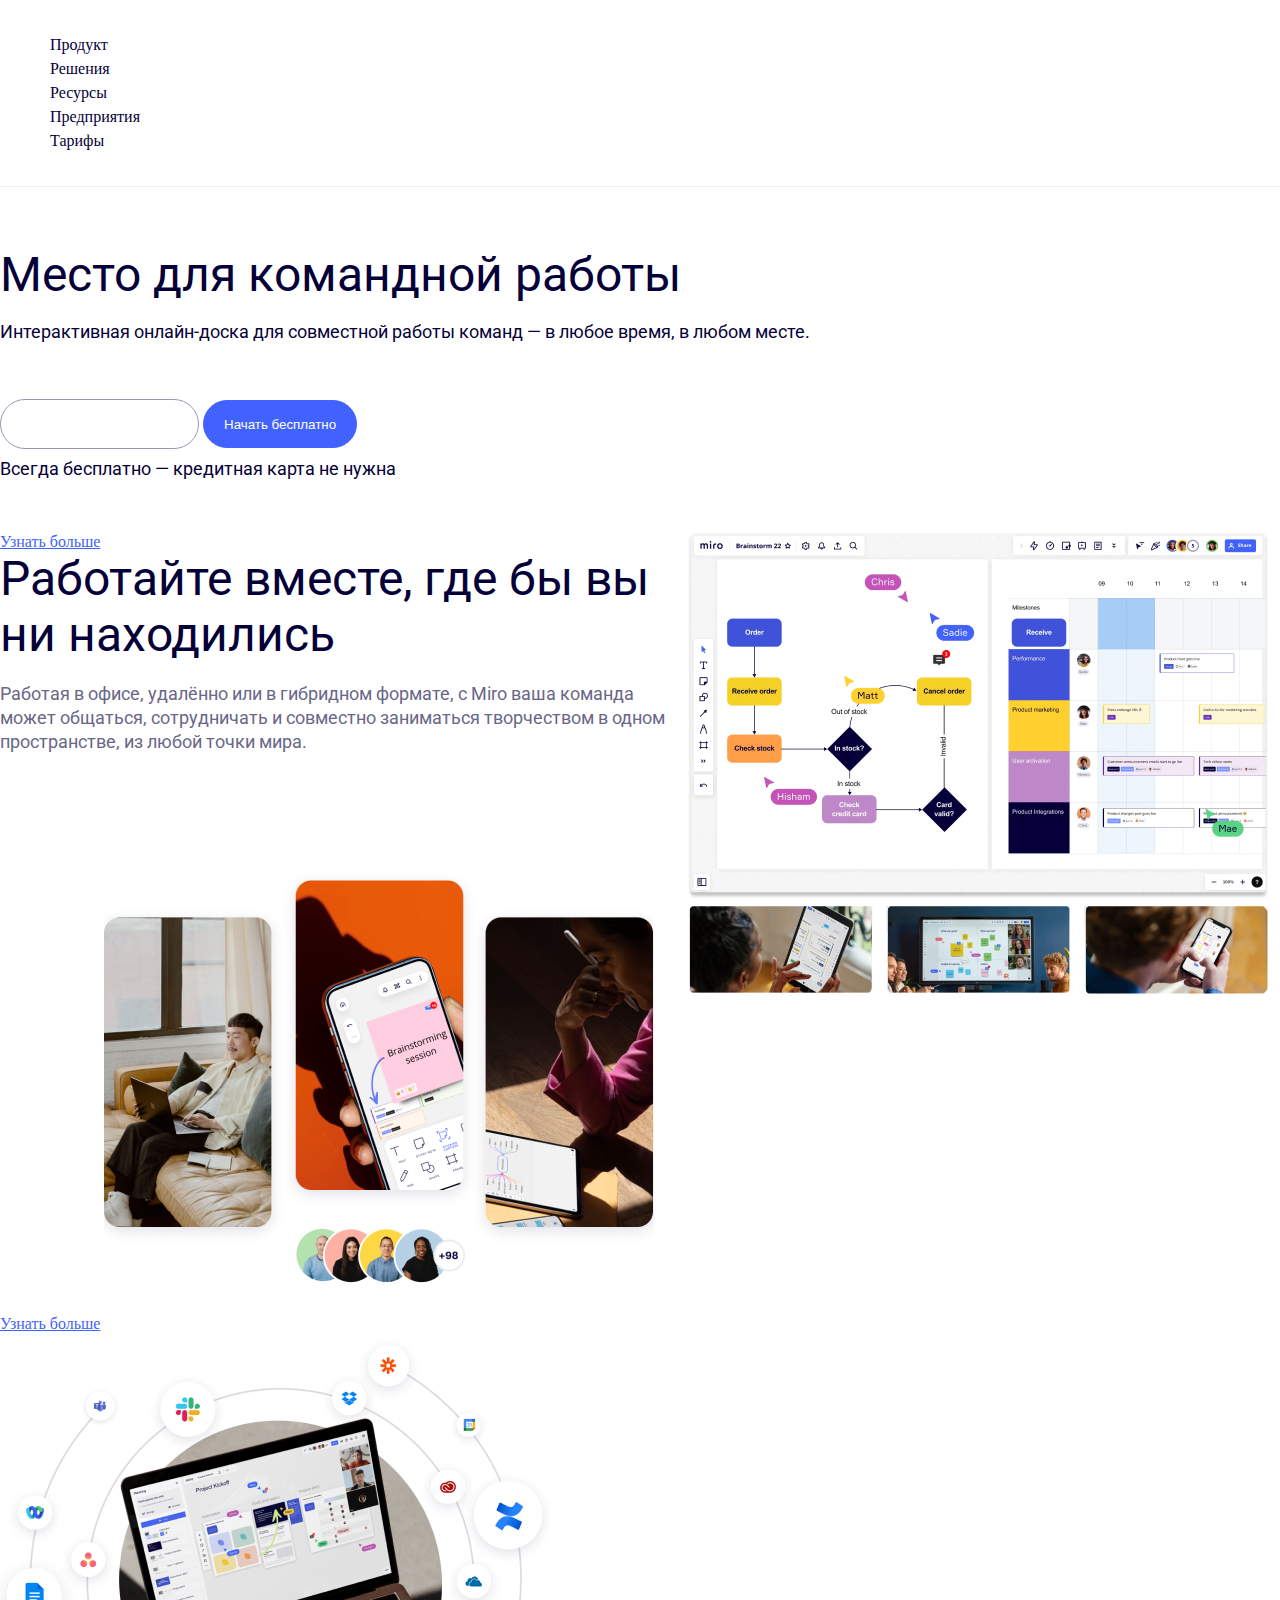
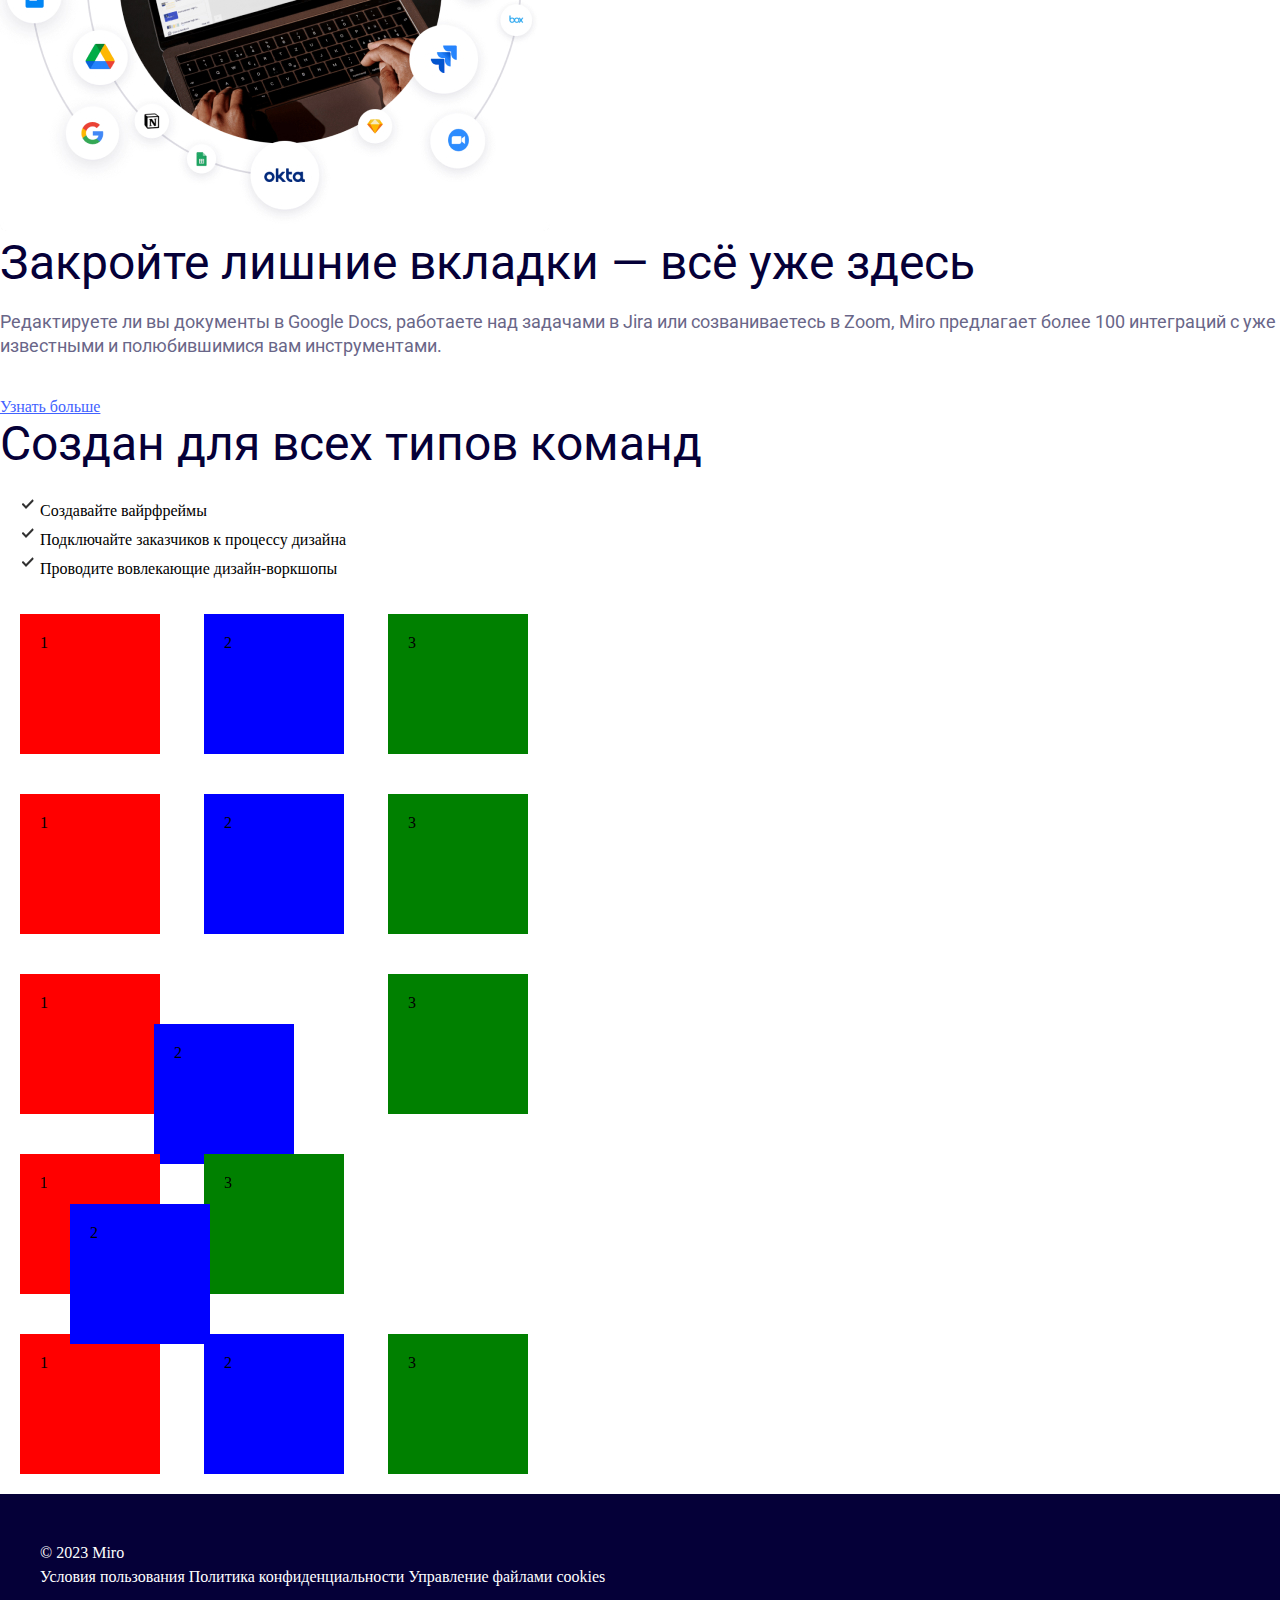
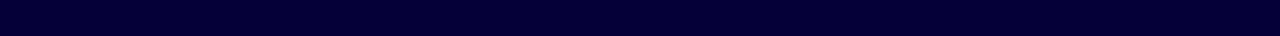
<file: 1- Miro/index.html>
<!DOCTYPE html>
<html lang="en">
  <head>
    <meta charset="UTF-8" />
    <meta name="viewport" content="width=device-width, initial-scale=1.0" />
    <title>Miro</title>
    <link rel="stylesheet" href="./styles/styles.css" />
    <!-- <link rel="stylesheet" href="./styles/another-style.css" /> -->
    <link
      href="https://fonts.googleapis.com/css2?family=Roboto:wght@400;700&display=swap"
      rel="stylesheet" />
  </head>
  <body>
    <header>
      <nav>
        <ul class="linknav">
          <li><a href="#">Продукт</a></li>
          <li><a href="#">Решения</a></li>
          <li><a href="#">Ресурсы</a></li>
          <li><a href="#">Предприятия</a></li>
          <li><a href="#">Тарифы</a></li>
        </ul>
      </nav>
    </header>
    <main>
      <section>
        <h1>Место для командной работы</h1>
        <p class="heroText">
          Интерактивная онлайн-доска для совместной работы команд — в любое
          время, в любом месте.
        </p>
        <form action="#" method="get" class="heroForm">
          <input type="email" name="email" id="email" />
          <button id="heroButton" class="test test2">Начать бесплатно</button>
        </form>
        <p>Всегда бесплатно — кредитная карта не нужна</p>
        <a href="#" class="link">Узнать больше</a>
        <img
          src="./images/headerimage-without-text 1.jpg"
          alt="Заголовок с текстом"
          id="heroImage" />
      </section>
      <section>
        <h2>Работайте вместе, где бы вы ни находились</h2>
        <p class="sectionText">
          Работая в офисе, удалённо или в гибридном формате, с Miro ваша команда
          может общаться, сотрудничать и совместно заниматься творчеством в
          одном пространстве, из любой точки мира.
        </p>
        <a href="#" class="link">Узнать больше</a>
        <img src="./images/IMAGE.jpg" alt="Работа с Miro" />
      </section>
      <section>
        <img src="./images/IMAGE2.jpg" alt="Работа с ноутбуком Miro" />
        <h2>Закройте лишние вкладки — всё уже здесь</h2>
        <p class="sectionText">
          Редактируете ли вы документы в Google Docs, работаете над задачами в
          Jira или созваниваетесь в Zoom, Miro предлагает более 100 интеграций с
          уже известными и полюбившимися вам инструментами.
        </p>
        <a href="#" class="link">Узнать больше</a>
      </section>
      <section>
        <h2>Создан для всех типов команд</h2>
        <ul class="sectionList">
          <li>Создавайте вайрфреймы</li>
          <li>Подключайте заказчиков к процессу дизайна</li>
          <li>Проводите вовлекающие дизайн-воркшопы</li>
        </ul>
      </section>
        <section class="sticky">
        <div class="cl1">1</div>
        <div class="cl2">2</div>
        <div class="cl3">3</div>
      </section>
      <section class="static">
        <div class="cl1">1</div>
        <div class="cl2">2</div>
        <div class="cl3">3</div>
      </section>
      <section class="relative">
        <div class="cl1">1</div>
        <div class="cl2">2</div>
        <div class="cl3">3</div>
      </section>
      <section class="absolute">
        <div class="cl1">1</div>
        <div class="cl2">2</div>
        <div class="cl3">3</div>
      </section>
      <section class="fixed">
        <div class="cl1">1</div>
        <div class="cl2">2</div>
        <div class="cl3">3</div>
      </section>
    </main>
    <footer>
      <div>&#169; 2023 Miro</div>
      <div>
        <a href="#">Условия пользования</a>
        <a href="#">Политика конфиденциальности</a>
        <a href="#">Управление файлами cookies</a>
      </div>
    </footer>
  </body>
</html>
</file>
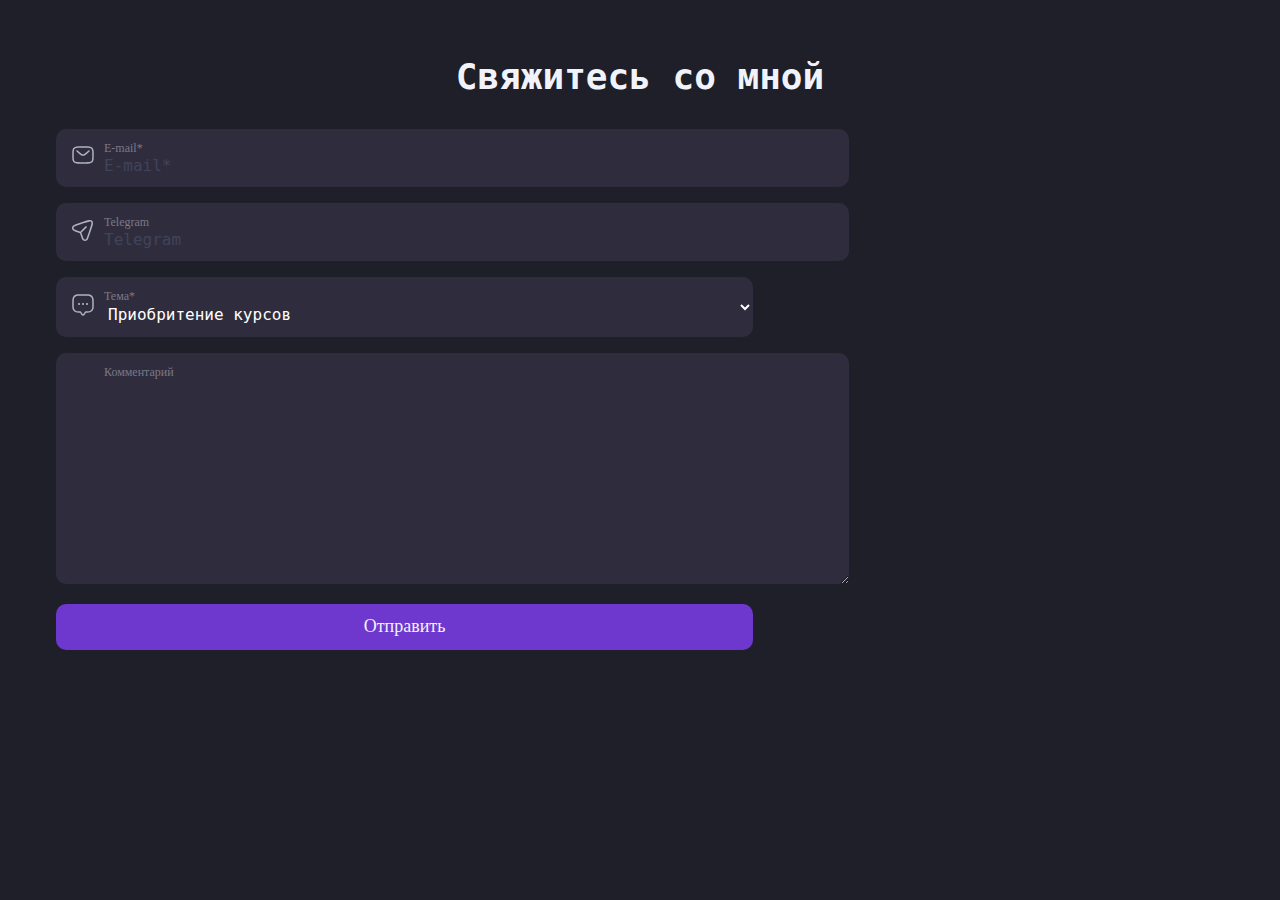
<file: 2 - PurpleForm/index.html>
<!DOCTYPE html>
<html lang="en">
  <head>
    <meta charset="UTF-8" />
    <meta name="viewport" content="width=device-width, initial-scale=1.0" />
    <title>Форма контактов</title>
    <link rel="stylesheet" href="./style/style.css" />
  </head>
  <body>
    <main>
      <h1>Свяжитесь со мной</h1>
      <form action="#">
        <div class="field">
          <img src="./images/Email.svg" alt="Email" />
          <label for="email">E-mail*</label>
          <input
            type="email"
            name="email"
            id="email"
            required
            placeholder="E-mail*" />
        </div>
        <div class="field">
          <img src="./images/Telegram.svg" alt="Telegram" />
          <label for="telegram">Telegram</label>
          <input
            type="text"
            name="telegram"
            id="telegram"
            placeholder="Telegram" />
        </div>
        <div class="field">
          <img src="./images/Them.svg" alt="Them" />
          <label for="them">Тема*</label>
          <select name="them" id="them" required>
            <option value="1">Приобритение курсов</option>
            <option value="2">Продажа курсов</option>
          </select>
        </div>
        <div class="field">
          <label for="commend">Комментарий</label>
          <textarea name="commend" id="commend" cols="30" rows="10"> </textarea>
        </div>
        <button>Отправить</button>
      </form>
    </main>
  </body>
</html>
</file>
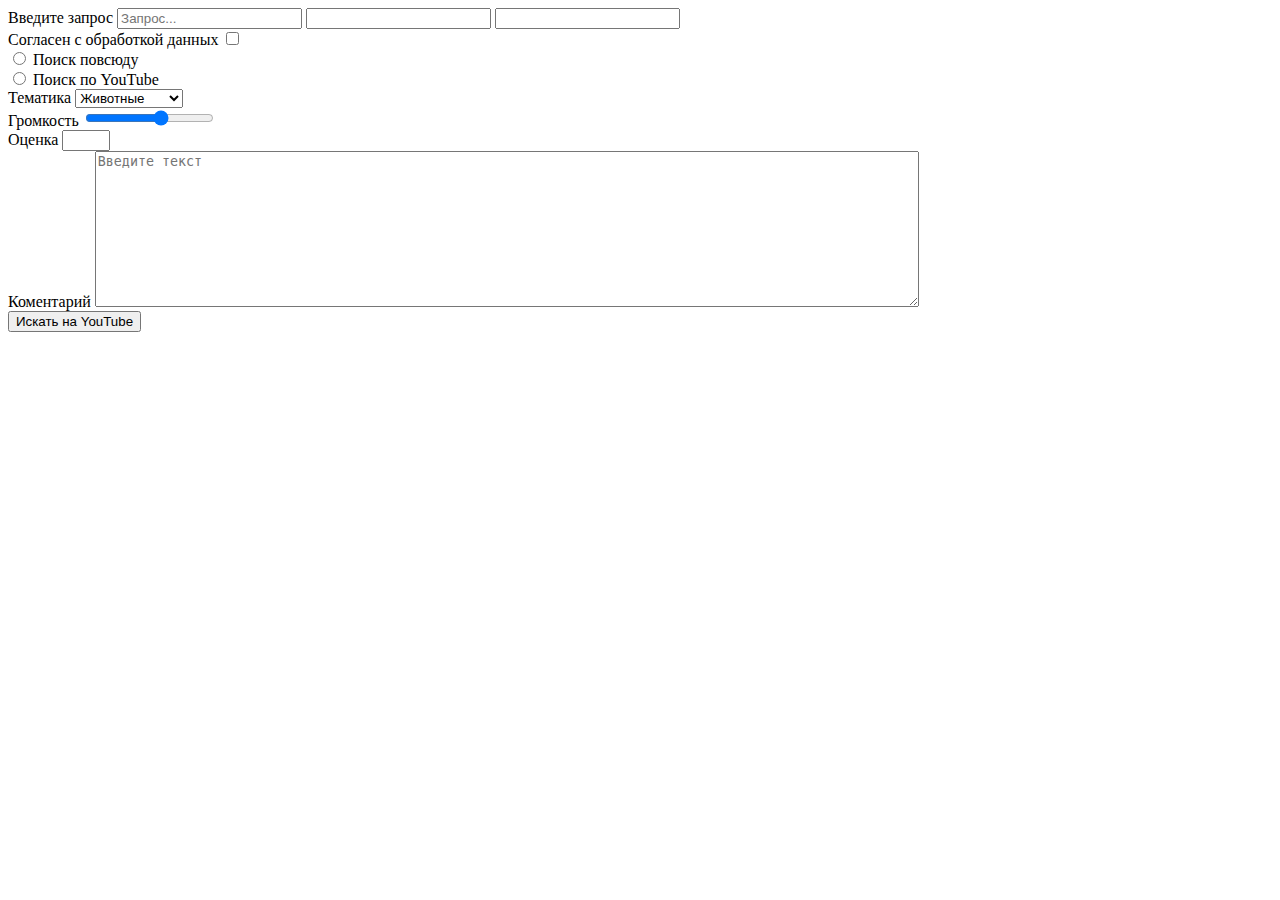
<file: demo.html>
<!DOCTYPE html>
<html lang="en">
  <head>
    <meta charset="UTF-8" />
    <meta name="viewport" content="width=device-width, initial-scale=1.0" />
    <title>Document</title>
  </head>
  <!-- http://127.0.0.1:5500/test?hid=&email=sdad%40sad.ru&password=dsa&birtyDate=2025-03-25&color=%23e00606 -->
  <body>
    <!-- <form action="/test">
        <input type="hidden" name="hid" value="1" />
        
        <div>
        <label for="email">Введите email</label>
        <input type="email" placeholder="Email пользователя" id="email" name="email"  value="no@email.ru"/>
        </div>
        <label for="password">Введите пароль</label>
        <input type="password" placeholder="Пароль пользователя" id="password" name="password" />
        <label for="birtyDate">Введите дату рождения</label>
        <input type="date" placeholder="Дата рождения пользователя" id="birtyDate" name="birtyDate"/>
        <label for="color">Введите цвет</label>
        <input type="color" placeholder="" id="color" name="color"/>
        <button type="submit">Кнопка</button>
        <button type="reset">Сброс</button>
    </form>
    <button>Кнопка вне формы</button> -->
    <form action="#" method="get">
      <div>
        <label for="search">Введите запрос</label>
        <input
          type="text"
          placeholder="Запрос..."
          id="search"
          name="search_query"
          title="Введите только цифры"
          minlength="3"
          pattern="/^\d+$/"
          maxlength="20" />
        <input type="email" name="email" />
        <input type="url" name="url" id="" />
      </div>
      <div>
        <label for="agree">Согласен с обработкой данных</label>
        <input type="checkbox" name="agree" id="agree" />
      </div>
      <div>
        <input type="radio" name="search" id="all" value="all" />
        <label for="all">Поиск повсюду</label>
      </div>
      <div>
        <input type="radio" name="search" id="youtube" value="youtube" />
        <label for="youtube">Поиск по YouTube</label>
      </div>
      <div>
        <label for="topic">Тематика</label>
        <select name="topic" id="topic">
          <option value="1">Все</option>
          <optgroup label="Популярная">
            <option value="2" selected>Животные</option>
            <option value="3">Разработка</option>
          </optgroup>
          <optgroup label="Популярная">
            <option value="2" selected>Животные</option>
            <option value="3">Разработка</option>
          </optgroup>
        </select>
      </div>
      <div>
        <label for="volume">Громкость</label>
        <input
          type="range"
          name="volume"
          id="volume"
          min="0"
          max="10"
          step="2" />
      </div>
      <div>
        <label for="num">Оценка</label>
        <input type="number" name="num" id="num" min="1" max="5" step="1" />
      </div>
      <div>
        <label for="text">Коментарий</label>
        <textarea
          name="text"
          id="text"
          rows="10"
          cols="100"
          placeholder="Введите текст"></textarea>
      </div>
      <button>Искать на YouTube</button>
    </form>
  </body>
</html>
</file>
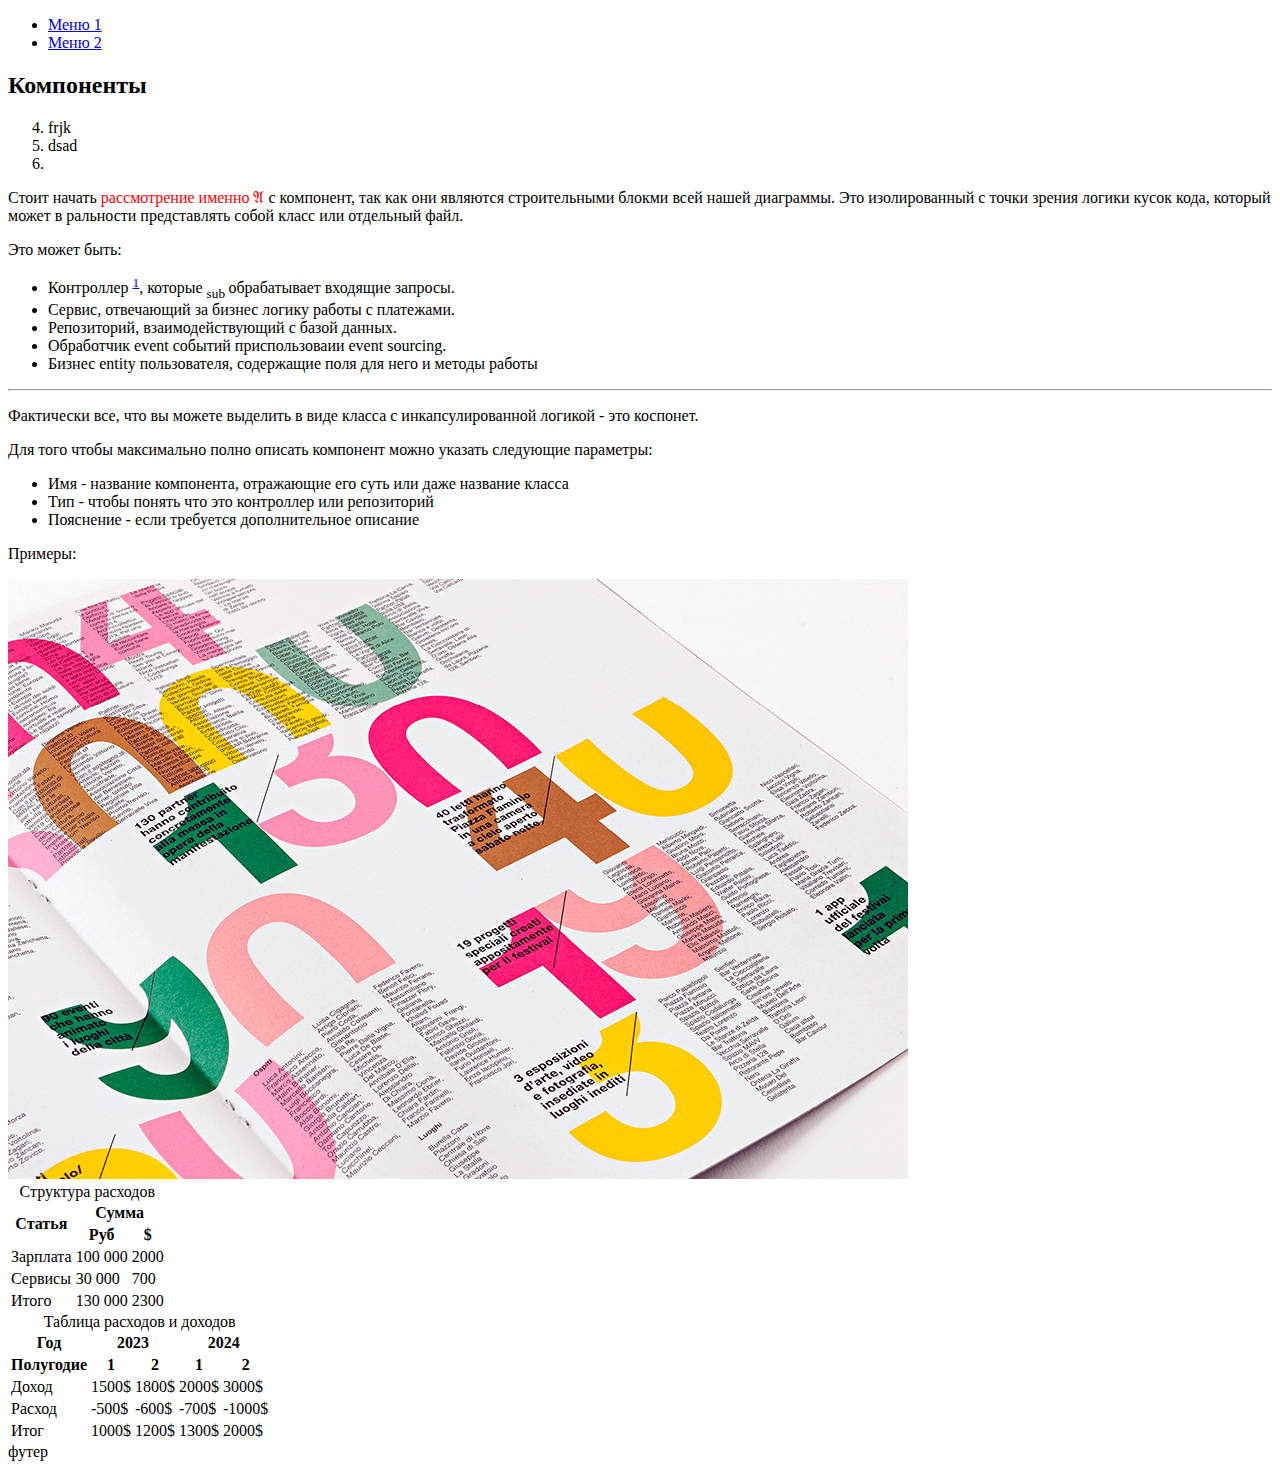
<file: exercise2.html>
<!DOCTYPE html>
<html lang="en">
<head>
    <meta charset="UTF-8">
    <meta name="viewport" content="width=device-width, initial-scale=1.0">
    <title>Компоненты</title>
</head>
<body>
    <header>
        <nav>
            <ul>
                <li><a href="#">Меню 1</a></li>
                <li><a href="#">Меню 2</a></li>
            </ul>
        </nav>
    </header>
    <main> 
        <section>
        <h2>Компоненты</h2>
        <ol start="4">
            <li>frjk</li>
            <li>dsad</li>
            <li></li>
        </ol>
        <p>
            Стоит начать <span style="color: red;">рассмотрение именно &Afr;</span> с компонент, так как они являются строительными блокми всей нашей диаграммы. Это изолированный с точки зрения логики кусок кода, который может в ральности представлять собой класс или отдельный файл.
        </p>
        <p>Это может быть:</p>
        <ul>
            <li>Контроллер <sup><a href="./index.html">1</a></sup>, которые <sub> sub </sub> обрабатывает входящие запросы.</li>
            <li>Сервис, отвечающий за бизнес логику работы с платежами. </li>
            <li>Репозиторий, взаимодействующий с базой данных. </li>
            <li>Обработчик event событий приспользоваии event sourcing. </li>
            <li>Бизнес entity пользователя, содержащие поля для него и методы работы</li>
        </ul>
        <hr />
        <form action="/register" method="get"></form>
        <p>
            Фактически все, что вы можете выделить в виде класса с инкапсулированной логикой - это коспонет.
        </p>
        <p>
            Для того чтобы максимально полно описать компонент можно указать следующие параметры:
        </p>
        <ul>
            <li>Имя - название компонента, отражающие его суть или даже название класса</li>
            <li>Тип - чтобы понять что это контроллер или репозиторий</li>
            <li>Пояснение - если требуется дополнительное описание</li>
        </ul>
        <p>Примеры:</p>
        <img src="./images/castcom_tipografika_v_graficheskom_dizaine.jpg" alt="Должно быть другое, но сайт никто не указал">
        </section>
        <section>
            <table>
                <caption>
                        Структура расходов
                </caption>
                <thead>
                    <tr>
                        <th rowspan="2">Статья</th>
                        <th colspan="2">Сумма</th>
                    </tr>
                    <tr>
                        <th>Руб</th>
                        <th>$</th>
                    </tr>
                </thead>
                <tbody> 
                    <tr>
                        <td>Зарплата</td>
                        <td>100 000</td>
                        <td>2000</td>
                    </tr>
                    <tr>
                        <td>Сервисы</td>
                        <td>30 000</td>
                        <td>700</td>
                    </tr>
                </tbody>
                <tfoot>
                    <td>Итого</td>
                    <td>130 000</td>
                    <td>2300</td>
                </tfoot>
            </table>
        </section>
        <section>
            <table>
                <caption>
                    Таблица расходов и доходов
                </caption>
                <thead>
                    <tr>
                        <th>Год</th>
                        <th colspan="2">2023</th>
                        <th colspan="2">2024</th>
                    </tr>
                    <tr>
                        <th>Полугодие</th>
                        <th>1</th>
                        <th>2</th>
                        <th>1</th>
                        <th>2</th>
                    </tr>
                </thead>
                <tbody>
                    
                    <tr>
                        <td>Доход</td>
                        <td>1500$</td>
                        <td>1800$</td>
                        <td>2000$</td>
                        <td>3000$</td>
                    </tr>
                    <tr>
                        <td>Расход</td>
                        <td>-500$</td>
                        <td>-600$</td>
                        <td>-700$</td>
                        <td>-1000$</td>
                    </tr>
                </tbody>
                <tfoot>
                    <tr>
                        <td>Итог</td>
                        <td>1000$</td>
                        <td>1200$</td>
                        <td>1300$</td>
                        <td>2000$</td>
                    </tr>
                </tfoot>
            </table>
        </section>
    </main>
    <footer>
        футер
    </footer>
</body>
</html>
</file>
<file: 1- Miro/styles/styles.css>
body {
  margin: 0;
}

nav {
  padding: 33px 50px;
  border-bottom: 1px solid #f0f0f0;
  margin-bottom: 60px;
}

nav ul {
  list-style: none;
  padding: 0;
  margin: 0;
}

h1 {
  margin: 0 0 17px 0;
  text-align: start;
}

h2 {
  margin: 0 0 19px 0;
}

h1,
h2 {
  font-family: "Roboto", sans-serif;
  font-weight: 400;
  font-size: 48px;
  line-height: 56px;
  color: #050038;
}

p {
  font-family: "Roboto", sans-serif;
  height: 400;
  font-size: 16px;
  line-height: 24px;
}

footer a {
  color: #ffffff;
  height: 400;
  font-size: 16px;
  line-height: 24px;
  text-decoration: none;
}

footer {
  color: #ffffff;
  background-color: #050038;
  height: 400;
  font-size: 16px;
  line-height: 24px;
  padding: 47px 40px;
  text-decoration: none;
}

header a {
  color: #050038;
  font-size: 16px;
  line-height: 24px;
  font-weight: 400;
  text-decoration: none;
}

#heroButton {
  background-color: #4262ff;
  color: #ffffff;
}
#heroButton:hover {
  background-color: #0f2ec7;
}
#heroButton:active {
  background-color: #050038;
}

#heroImage {
  float: right;
}

.heroForm input {
  border-radius: 32px;
  border: 1px solid #9b99af;
  height: 38px;
  padding: 5px 10px;
}

.heroForm button {
  height: 48px;
  border: 1px solid #4262ff;
  border-radius: 32px;
  padding: 10px 20px;
}

.heroForm input:focus {
  background-color: aliceblue;
}

.link {
  color: #4262ff;
  text-decoration: underline;
}
.link:hover {
  color: #0f2ec7;
}

p:not(sectionText) {
  color: red;
}

.heroText {
  font-weight: 400;
  font-size: 18px;
  line-height: 24px;
  color: #050038;
  margin: 0 0 55px 0;
}
.sectionText {
  font-weight: 400;
  font-size: 18px;
  line-height: 24px;
  color: #696688;
  margin: 0 0 40px 0;
}

.heroForm + p {
  font-weight: 400;
  font-size: 18px;
  line-height: 24px;
  color: #050038;
  margin: 8px 0 52px 0;
}

.sectionList li::marker {
  content: url("../images/check.svg");
}
.sectionList {
  list-style: none;
  /* list-style: url('../images/check.svg'); */
}

.experimentBlue {
  background: #0f2ec7;
  width: 400px;
  height: 400px;
  color: white;
  padding: 20px 30px 50px 40px;
  border: 5px solid green;
  margin: 20px auto;
}

.cl1 {
  background: red;
  display: inline-block;
  padding: 20px;
  margin: 20px;
  width: 100px;
  height: 100px;
}

.cl2 {
  background: blue;
  display: inline-block;
  padding: 20px;
  margin: 20px;
  width: 100px;
  height: 100px;
}

.cl3 {
  background: green;
  display: inline-block;
  padding: 20px;
  margin: 20px;
  padding: 20px;
  margin: 20px;
  width: 100px;
  height: 100px;
}

.static .cl2 {
  position: static;
}

.relative .cl2 {
  position: relative;
  top: 50px;
  left: -50px;
}

.absolute {
  position: relative;
}

.absolute .cl2 {
  position: absolute;
  top: 50px;
  left: 50px;
}

/* .fixed .cl2 {
  position: fixed;
  top: 50px;
  left: 50px;
} */

.sticky .cl2 {
  position: sticky;
  top: 50px;
  left: 50px;
}
</file>
<file: 1- Miro/styles/another-style.css>
.experiment{
    background: green;
}
</file>
<file: 2 - PurpleForm/style/style.css>
body {
  background-color: #1e1f28;
}

main {
  border-radius: 10px;
  padding: 48px;
}

h1 {
  color: #f1f3fb;
  font-size: 36px;
  font-weight: 700;
  font-family: "Andale Mono", monospace;
  margin: 0 0 32px 0;
  text-align: center;
}

input,
textarea,
select {
  background-color: #2f2d3d;
  color: white;
  font-weight: 400;
  font-size: 16px;
  line-height: 120%;
  font-family: "Andale Mono", monospace;
  width: 697px;
  top: 123px;
  left: 48px;
  border-radius: 10px;
  padding: 27px 48px 12px;
  border: none;
}

input::placeholder,
textarea::placeholder,
select::placeholder {
    color: #41435a;
    font-size: 16px;
}

label {
  color: #7c7887;
  position: absolute;
  top: 12px;
  left: 48px;
  font-family: Fira Sans;
    font-weight: 400;
    font-size: 12px;
    line-height: 120%;
    letter-spacing: 0%;

}



button {
  background-color: #6e37ce;
  color: #f1f3fb;
  width: 697px;
  height: 46px;
  top: 504px;
  left: 48px;
  border-radius: 10px;
  padding: 12px 24px;
  border: none;
  font-family: Fira Sans;
    font-weight: 400;
    font-size: 18px;
    line-height: 120%;
    letter-spacing: 0%;
    text-align: center;

}

.field img{
    position: absolute;
    top: 17px;
    left: 16px;

}

.field{
    margin-bottom: 16px;
    position: relative;
}
</file>
